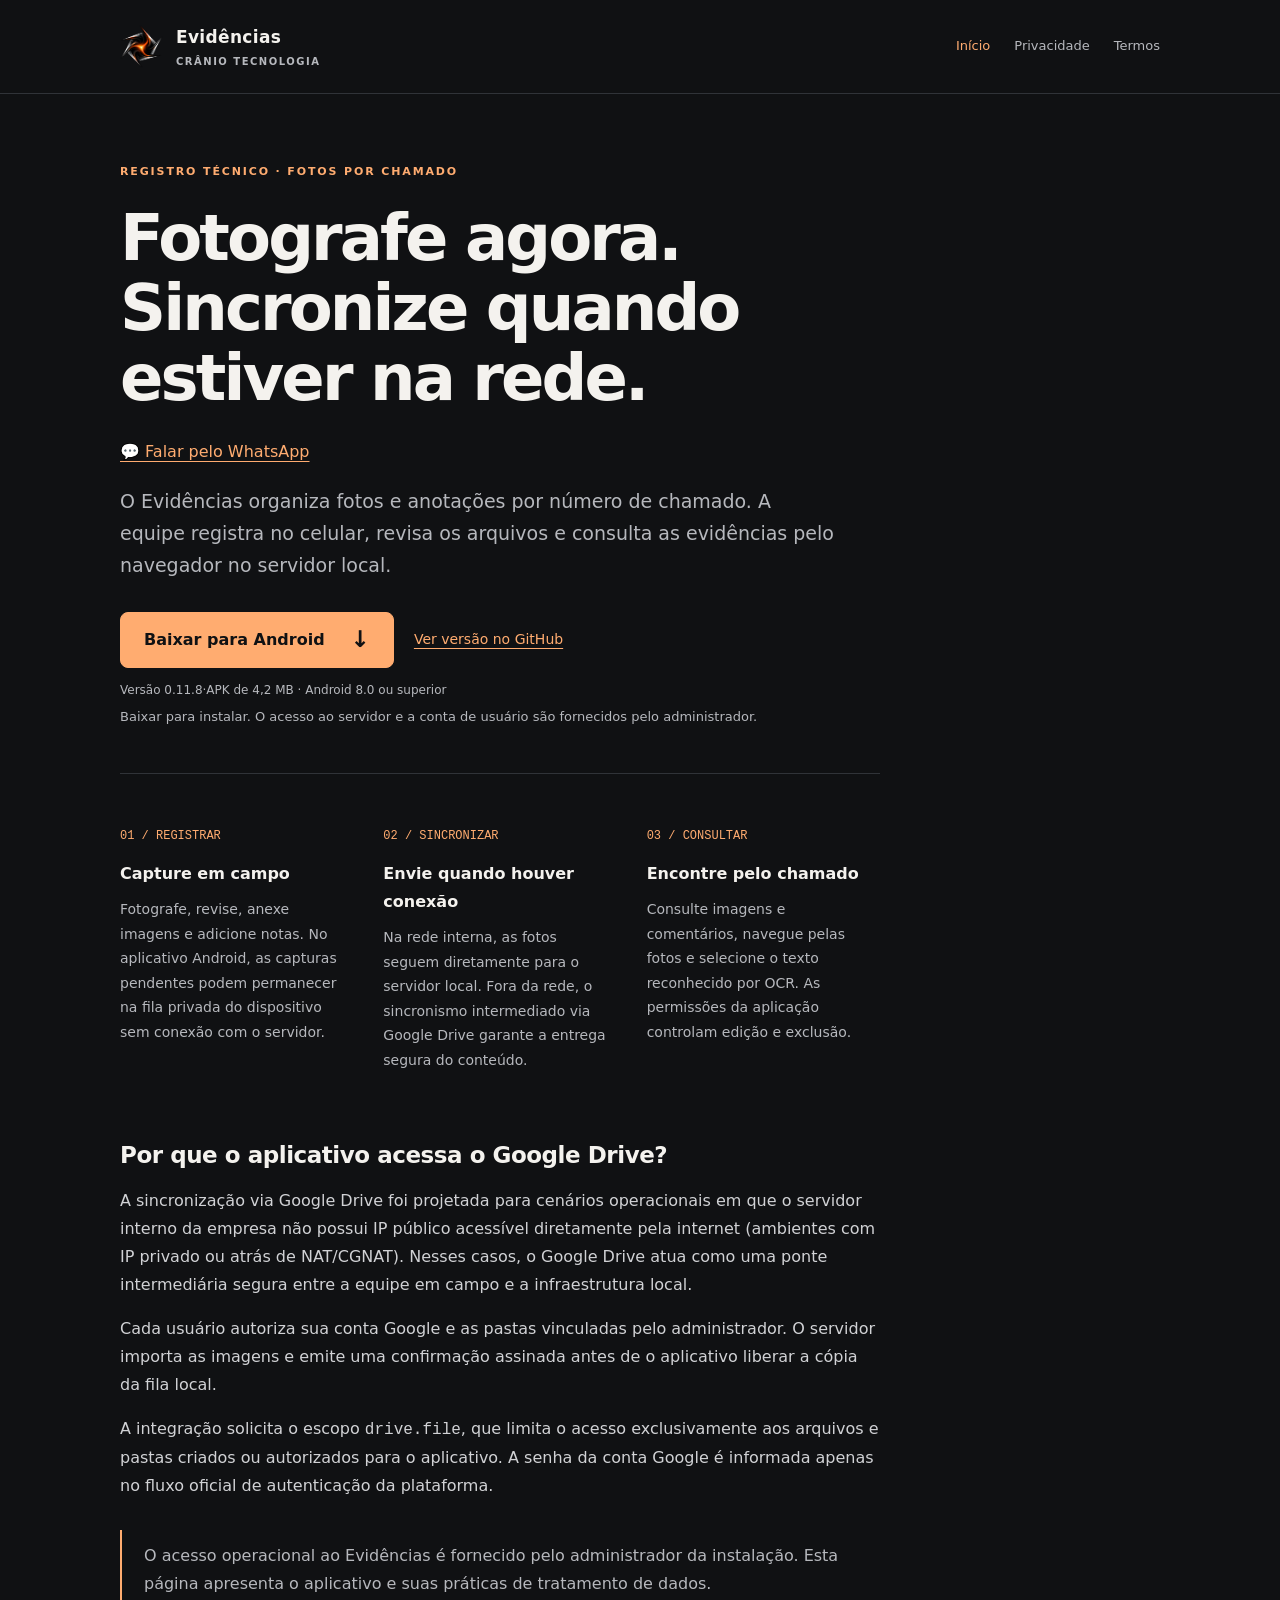
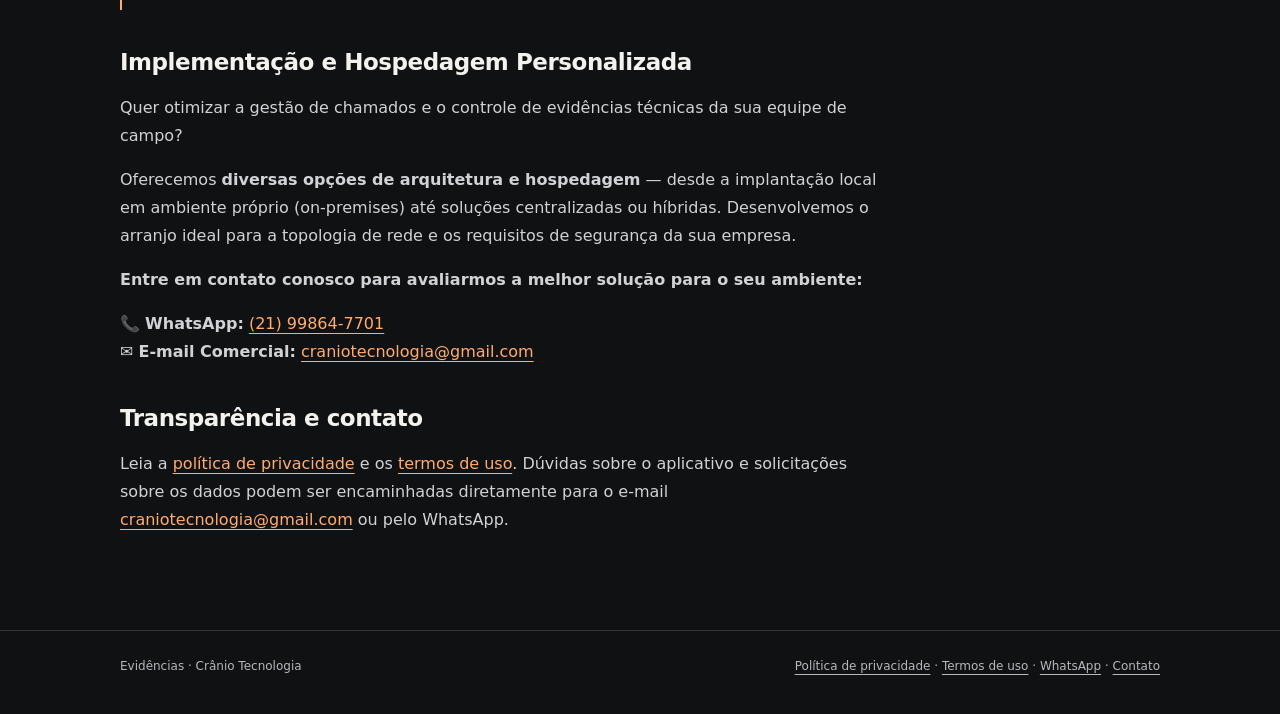
<file: index.html>
<!doctype html>
<html lang="pt-BR">
<head>
  <meta charset="UTF-8">
  <meta name="viewport" content="width=device-width,initial-scale=1">
  <title>Registro de evidências | Evidências — Crânio Tecnologia</title>
  <meta name="description" content="Evidências: registro de fotos por chamado, captura offline e sincronização com servidor local por rede interna ou Google Drive.">
  <link rel="canonical" href="https://craniotecnologia-lang.github.io/">
  <link rel="icon" href="logo.png">
  <link rel="stylesheet" href="style.css">
</head>
<body>
  <header>
    <div class="wrap top">
      <a class="brand" href="index.html">
        <img src="logo.png" width="43" height="43" alt="">
        <span>Evidências<small>Crânio Tecnologia</small></span>
      </a>
      <nav aria-label="Navegação principal">
        <a href="index.html" aria-current="page">Início</a>
        <a href="privacidade.html">Privacidade</a>
        <a href="termos.html">Termos</a>
      </nav>
    </div>
  </header>

  <main class="wrap">
    <div class="eyebrow">Registro técnico · fotos por chamado</div>
    <h1>Fotografe agora.<br>Sincronize quando estiver na rede.</h1>
    
    <!-- Botão do WhatsApp destacado no topo -->
    <div>
      <a class="btn-whatsapp-topo" href="https://wa.me/5521998647701" target="_blank" rel="noopener">
        💬 Falar pelo WhatsApp
      </a>
    </div>

    <p class="intro">O Evidências organiza fotos e anotações por número de chamado. A equipe registra no celular, revisa os arquivos e consulta as evidências pelo navegador no servidor local.</p>

    <section class="download-section" aria-label="Download do aplicativo Android">
      <div class="download-actions">
        <a class="download-button" href="https://github.com/craniotecnologia-lang/craniotecnologia-lang.github.io/releases/download/android-v0.11.8-queue1/evidencias-android-v0.11.8-queue1.apk">Baixar para Android <span aria-hidden="true">↓</span></a>
        <a class="repository-link" href="https://github.com/craniotecnologia-lang/craniotecnologia-lang.github.io/releases/tag/android-v0.11.8-queue1">Ver versão no GitHub</a>
      </div>
      <p class="download-details">Versão 0.11.8·APK de 4,2 MB · Android 8.0 ou superior</p>
      <p class="download-help">Baixar para instalar. O acesso ao servidor e a conta de usuário são fornecidos pelo administrador.</p>

</div>

    <hr class="rule">

    <section class="features" aria-label="Como funciona">
      <article>
        <span class="number">01 / REGISTRAR</span>
        <h3>Capture em campo</h3>
        <p>Fotografe, revise, anexe imagens e adicione notas. No aplicativo Android, as capturas pendentes podem permanecer na fila privada do dispositivo sem conexão com o servidor.</p>
      </article>
      <article>
        <span class="number">02 / SINCRONIZAR</span>
        <h3>Envie quando houver conexão</h3>
        <p>Na rede interna, as fotos seguem diretamente para o servidor local. Fora da rede, o sincronismo intermediado via Google Drive garante a entrega segura do conteúdo.</p>
      </article>
      <article>
        <span class="number">03 / CONSULTAR</span>
        <h3>Encontre pelo chamado</h3>
        <p>Consulte imagens e comentários, navegue pelas fotos e selecione o texto reconhecido por OCR. As permissões da aplicação controlam edição e exclusão.</p>
      </article>
    </section>

    <section class="document">
      <h2>Por que o aplicativo acessa o Google Drive?</h2>
      <p>A sincronização via Google Drive foi projetada para cenários operacionais em que o servidor interno da empresa não possui IP público acessível diretamente pela internet (ambientes com IP privado ou atrás de NAT/CGNAT). Nesses casos, o Google Drive atua como uma ponte intermediária segura entre a equipe em campo e a infraestrutura local.</p>
      <p>Cada usuário autoriza sua conta Google e as pastas vinculadas pelo administrador. O servidor importa as imagens e emite uma confirmação assinada antes de o aplicativo liberar a cópia da fila local.</p>
      <p>A integração solicita o escopo <code>drive.file</code>, que limita o acesso exclusivamente aos arquivos e pastas criados ou autorizados para o aplicativo. A senha da conta Google é informada apenas no fluxo oficial de autenticação da plataforma.</p>
      
      <div class="notice">
        O acesso operacional ao Evidências é fornecido pelo administrador da instalação. Esta página apresenta o aplicativo e suas práticas de tratamento de dados.
      </div>

      <h2>Implementação e Hospedagem Personalizada</h2>
      <p>Quer otimizar a gestão de chamados e o controle de evidências técnicas da sua equipe de campo?</p>
      <p>Oferecemos <strong>diversas opções de arquitetura e hospedagem</strong> — desde a implantação local em ambiente próprio (on-premises) até soluções centralizadas ou híbridas. Desenvolvemos o arranjo ideal para a topologia de rede e os requisitos de segurança da sua empresa.</p>
      <p><strong>Entre em contato conosco para avaliarmos a melhor solução para o seu ambiente:</strong></p>
      <p>
        📞 <strong>WhatsApp:</strong> <a href="https://wa.me/5521998647701" target="_blank" rel="noopener">(21) 99864-7701</a><br>
        ✉️ <strong>E-mail Comercial:</strong> <a href="mailto:craniotecnologia@gmail.com">craniotecnologia@gmail.com</a>
      </p>

      <h2>Transparência e contato</h2>
      <p>Leia a <a href="privacidade.html">política de privacidade</a> e os <a href="termos.html">termos de uso</a>. Dúvidas sobre o aplicativo e solicitações sobre os dados podem ser encaminhadas diretamente para o e-mail <a href="mailto:craniotecnologia@gmail.com">craniotecnologia@gmail.com</a> ou pelo WhatsApp.</p>
    </section>
  </main>

  <footer>
    <div class="wrap bottom">
      <span>Evidências · Crânio Tecnologia</span>
      <span>
        <a href="privacidade.html">Política de privacidade</a> · 
        <a href="termos.html">Termos de uso</a> · 
        <a href="https://wa.me/5521998647701" target="_blank" rel="noopener">WhatsApp</a> · 
        <a href="mailto:craniotecnologia@gmail.com">Contato</a>
      </span>
    </div>
  </footer>
</body>
</html>
</file>
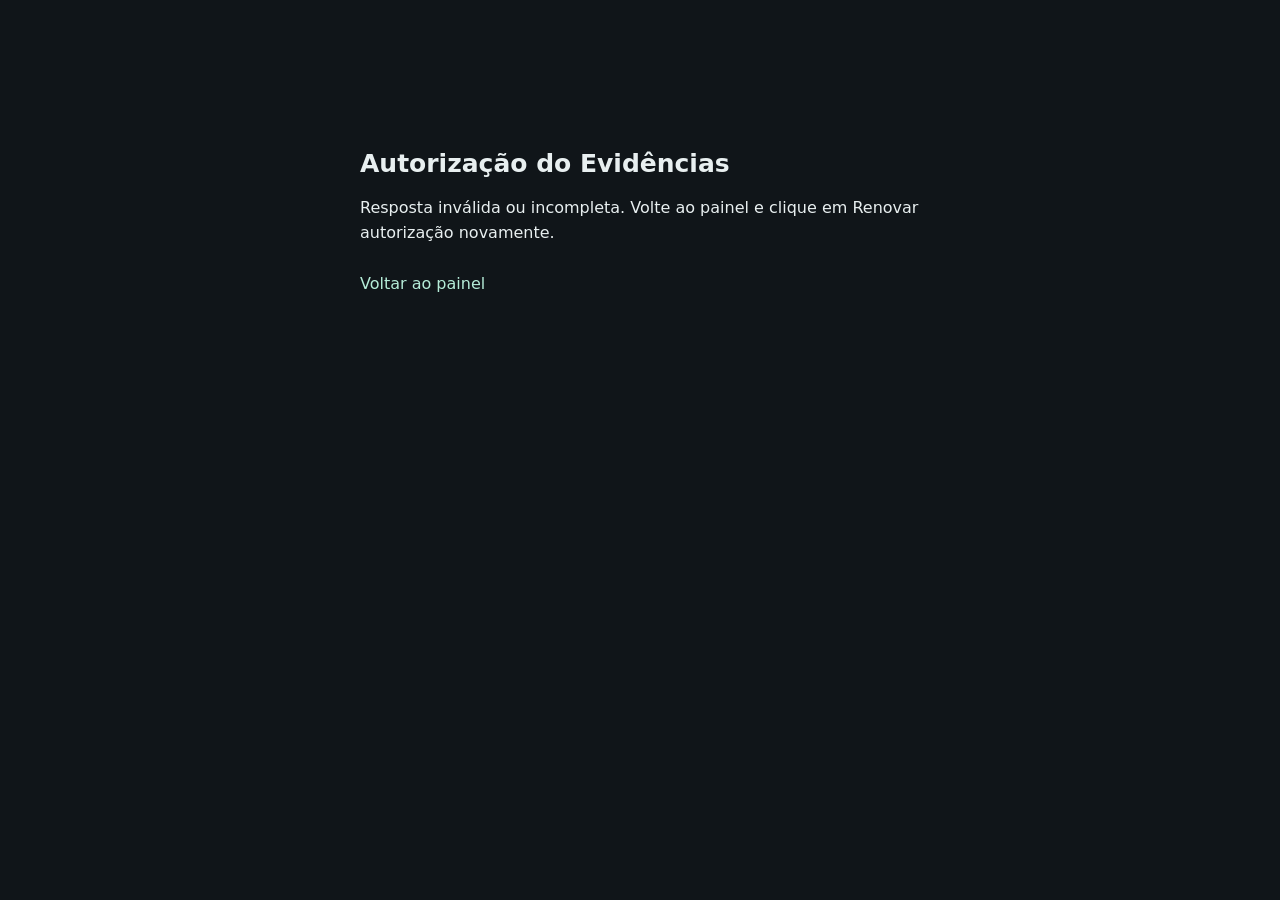
<file: oauth-callback.html>
<!doctype html>
<html lang="pt-BR"><head><meta charset="utf-8"><meta name="viewport" content="width=device-width,initial-scale=1"><meta name="referrer" content="no-referrer"><title>Autorizar Evidências</title>
<style>body{font:16px system-ui;background:#101519;color:#e8eff0;max-width:560px;margin:12vh auto;padding:24px}h1{font-size:25px}a,button{color:#b5ecd8}a{display:inline-block;padding:12px 0}p{line-height:1.6}</style></head><body><h1>Autorização do Evidências</h1><p id="status">Retornando ao painel do Ubuntu…</p><a id="back" hidden>Voltar ao painel</a>
<script>
'use strict';
(async()=>{
 const parameters=new URLSearchParams(location.search);history.replaceState(null,'',location.pathname);
 const state=parameters.get('state')||'',code=parameters.get('code')||'',error=parameters.get('error')||'';
 const status=document.getElementById('status'),back=document.getElementById('back');
 try{
  if(!state||state.length>2048||code.length>4096)throw Error();
  const bytes=Uint8Array.from(atob(state.replaceAll('-','+').replaceAll('_','/')),c=>c.charCodeAt(0));
  const info=JSON.parse(new TextDecoder().decode(bytes)),origin=new URL(info.o);
  if(origin.protocol!=='https:'||origin.username||origin.password||origin.origin!==info.o||typeof info.n!=='string'||info.n.length<32)throw Error();
  const response={type:'evidencias-oauth-browser',state,code,error:error.slice(0,100)};
  const encoded=btoa(String.fromCharCode(...new TextEncoder().encode(JSON.stringify(response)))).replaceAll('+','-').replaceAll('/','_').replaceAll('=','');
  const destination=origin.origin+'/#drive-auth='+encoded;
  back.href=destination;back.hidden=false;
  let confirmed=false;
  window.addEventListener('message',event=>{
   if(event.origin!==origin.origin||event.source!==window.opener||event.data?.state!==state)return;
   if(event.data.type==='evidencias-oauth-received'){confirmed=true;status.textContent='Resposta recebida pelo Ubuntu. Aguarde a confirmação no painel…';}
   if(event.data.type==='evidencias-oauth-complete'){confirmed=true;status.textContent='Autorização concluída. Volte ao painel.';window.close();}
  });
  try{window.opener?.postMessage(response,origin.origin);}catch{}
  // Também funciona quando o navegador separa a janela do Google da janela original.
  setTimeout(()=>{if(!confirmed)location.replace(destination);},1800);
 }catch{status.textContent='Resposta inválida ou incompleta. Volte ao painel e clique em Renovar autorização novamente.';}
})();
</script></body></html>
</file>
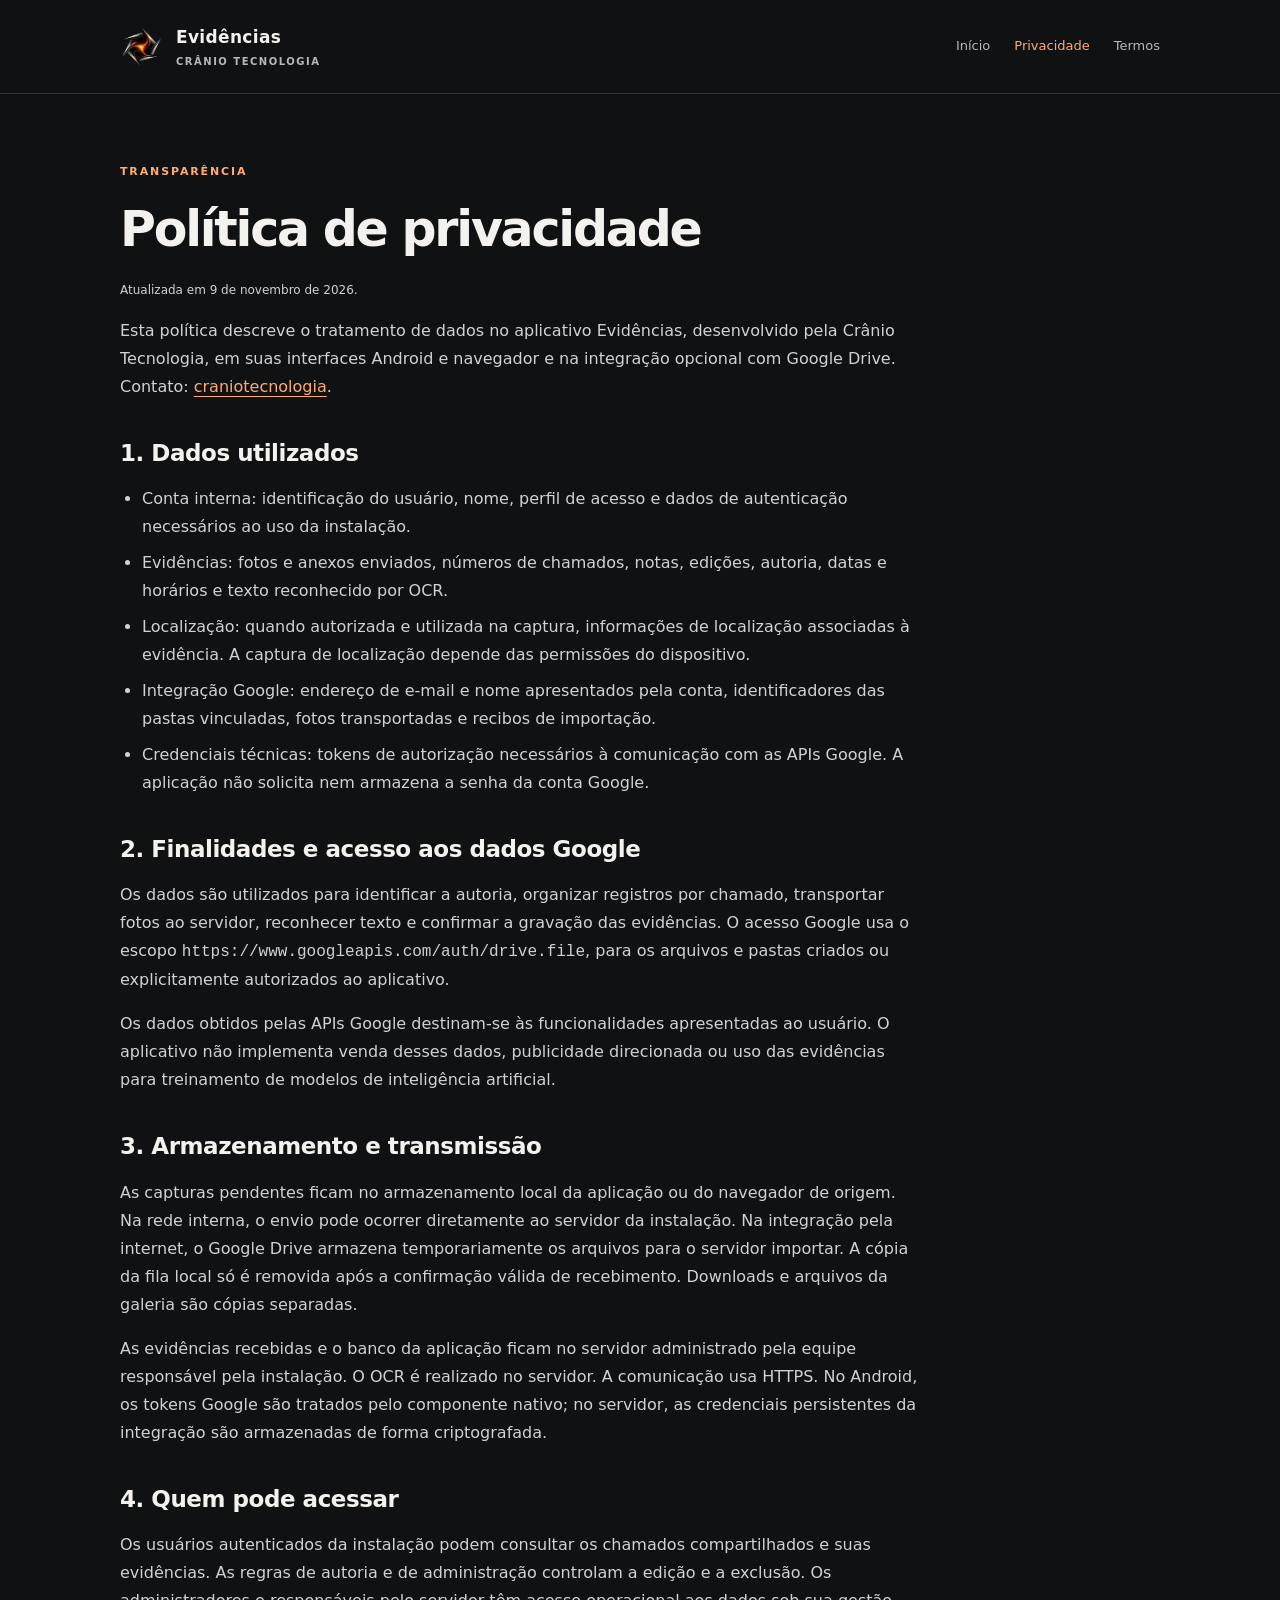
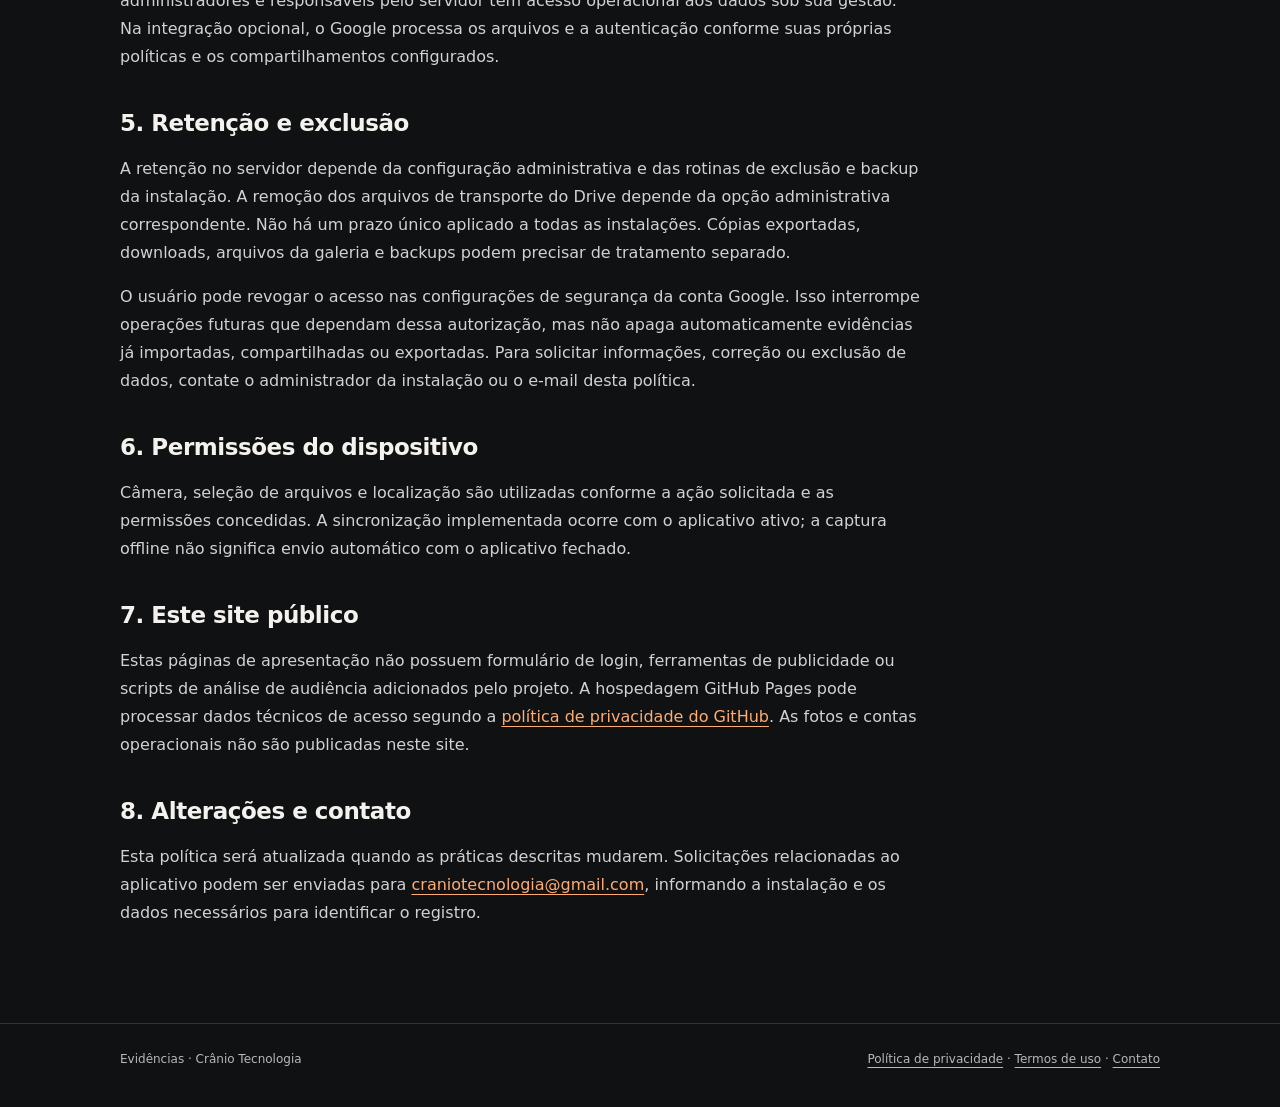
<file: privacidade.html>
<!doctype html>
<html lang="pt-BR"><head><meta charset="UTF-8"><meta name="viewport" content="width=device-width,initial-scale=1"><title>Política de privacidade | Evidências — Crânio Tecnologia</title><meta name="description" content="Evidências: registro de fotos por chamado, captura offline e sincronização com servidor local por rede interna ou Google Drive."><link rel="canonical" href="https://craniotecnologia-lang.github.io/privacidade.html"><link rel="icon" href="logo.png"><link rel="stylesheet" href="style.css"></head>
<body><header><div class="wrap top"><a class="brand" href="index.html"><img src="logo.png" width="43" height="43" alt=""><span>Evidências<small>Crânio Tecnologia</small></span></a><nav aria-label="Navegação principal"><a href="index.html">Início</a><a href="privacidade.html" aria-current="page">Privacidade</a><a href="termos.html">Termos</a></nav></div></header><main class="wrap"><article class="document"><div class="eyebrow">Transparência</div><h1>Política de privacidade</h1><p class="date">Atualizada em 9 de novembro de 2026.</p><p>Esta política descreve o tratamento de dados no aplicativo Evidências, desenvolvido pela Crânio Tecnologia, em suas interfaces Android e navegador e na integração opcional com Google Drive. Contato: <a href="mailto:craniotecnologia@gmail.com">craniotecnologia</a>.</p><h2>1. Dados utilizados</h2><ul><li>Conta interna: identificação do usuário, nome, perfil de acesso e dados de autenticação necessários ao uso da instalação.</li><li>Evidências: fotos e anexos enviados, números de chamados, notas, edições, autoria, datas e horários e texto reconhecido por OCR.</li><li>Localização: quando autorizada e utilizada na captura, informações de localização associadas à evidência. A captura de localização depende das permissões do dispositivo.</li><li>Integração Google: endereço de e-mail e nome apresentados pela conta, identificadores das pastas vinculadas, fotos transportadas e recibos de importação.</li><li>Credenciais técnicas: tokens de autorização necessários à comunicação com as APIs Google. A aplicação não solicita nem armazena a senha da conta Google.</li></ul><h2>2. Finalidades e acesso aos dados Google</h2><p>Os dados são utilizados para identificar a autoria, organizar registros por chamado, transportar fotos ao servidor, reconhecer texto e confirmar a gravação das evidências. O acesso Google usa o escopo <code>https://www.googleapis.com/auth/drive.file</code>, para os arquivos e pastas criados ou explicitamente autorizados ao aplicativo.</p><p>Os dados obtidos pelas APIs Google destinam-se às funcionalidades apresentadas ao usuário. O aplicativo não implementa venda desses dados, publicidade direcionada ou uso das evidências para treinamento de modelos de inteligência artificial.</p><h2>3. Armazenamento e transmissão</h2><p>As capturas pendentes ficam no armazenamento local da aplicação ou do navegador de origem. Na rede interna, o envio pode ocorrer diretamente ao servidor da instalação. Na integração pela internet, o Google Drive armazena temporariamente os arquivos para o servidor importar. A cópia da fila local só é removida após a confirmação válida de recebimento. Downloads e arquivos da galeria são cópias separadas.</p><p>As evidências recebidas e o banco da aplicação ficam no servidor administrado pela equipe responsável pela instalação. O OCR é realizado no servidor. A comunicação usa HTTPS. No Android, os tokens Google são tratados pelo componente nativo; no servidor, as credenciais persistentes da integração são armazenadas de forma criptografada.</p><h2>4. Quem pode acessar</h2><p>Os usuários autenticados da instalação podem consultar os chamados compartilhados e suas evidências. As regras de autoria e de administração controlam a edição e a exclusão. Os administradores e responsáveis pelo servidor têm acesso operacional aos dados sob sua gestão. Na integração opcional, o Google processa os arquivos e a autenticação conforme suas próprias políticas e os compartilhamentos configurados.</p><h2>5. Retenção e exclusão</h2><p>A retenção no servidor depende da configuração administrativa e das rotinas de exclusão e backup da instalação. A remoção dos arquivos de transporte do Drive depende da opção administrativa correspondente. Não há um prazo único aplicado a todas as instalações. Cópias exportadas, downloads, arquivos da galeria e backups podem precisar de tratamento separado.</p><p>O usuário pode revogar o acesso nas configurações de segurança da conta Google. Isso interrompe operações futuras que dependam dessa autorização, mas não apaga automaticamente evidências já importadas, compartilhadas ou exportadas. Para solicitar informações, correção ou exclusão de dados, contate o administrador da instalação ou o e-mail desta política.</p><h2>6. Permissões do dispositivo</h2><p>Câmera, seleção de arquivos e localização são utilizadas conforme a ação solicitada e as permissões concedidas. A sincronização implementada ocorre com o aplicativo ativo; a captura offline não significa envio automático com o aplicativo fechado.</p><h2>7. Este site público</h2><p>Estas páginas de apresentação não possuem formulário de login, ferramentas de publicidade ou scripts de análise de audiência adicionados pelo projeto. A hospedagem GitHub Pages pode processar dados técnicos de acesso segundo a <a href="https://docs.github.com/en/site-policy/privacy-policies/github-general-privacy-statement">política de privacidade do GitHub</a>. As fotos e contas operacionais não são publicadas neste site.</p><h2>8. Alterações e contato</h2><p>Esta política será atualizada quando as práticas descritas mudarem. Solicitações relacionadas ao aplicativo podem ser enviadas para <a href="mailto:craniotecnologia@gmail.com">craniotecnologia@gmail.com</a>, informando a instalação e os dados necessários para identificar o registro.</p></article></main><footer><div class="wrap bottom"><span>Evidências · Crânio Tecnologia</span><span><a href="privacidade.html">Política de privacidade</a> · <a href="termos.html">Termos de uso</a> · <a href="mailto:craniotecnologia@gmail.com">Contato</a></span></div></footer></body></html>
</file>
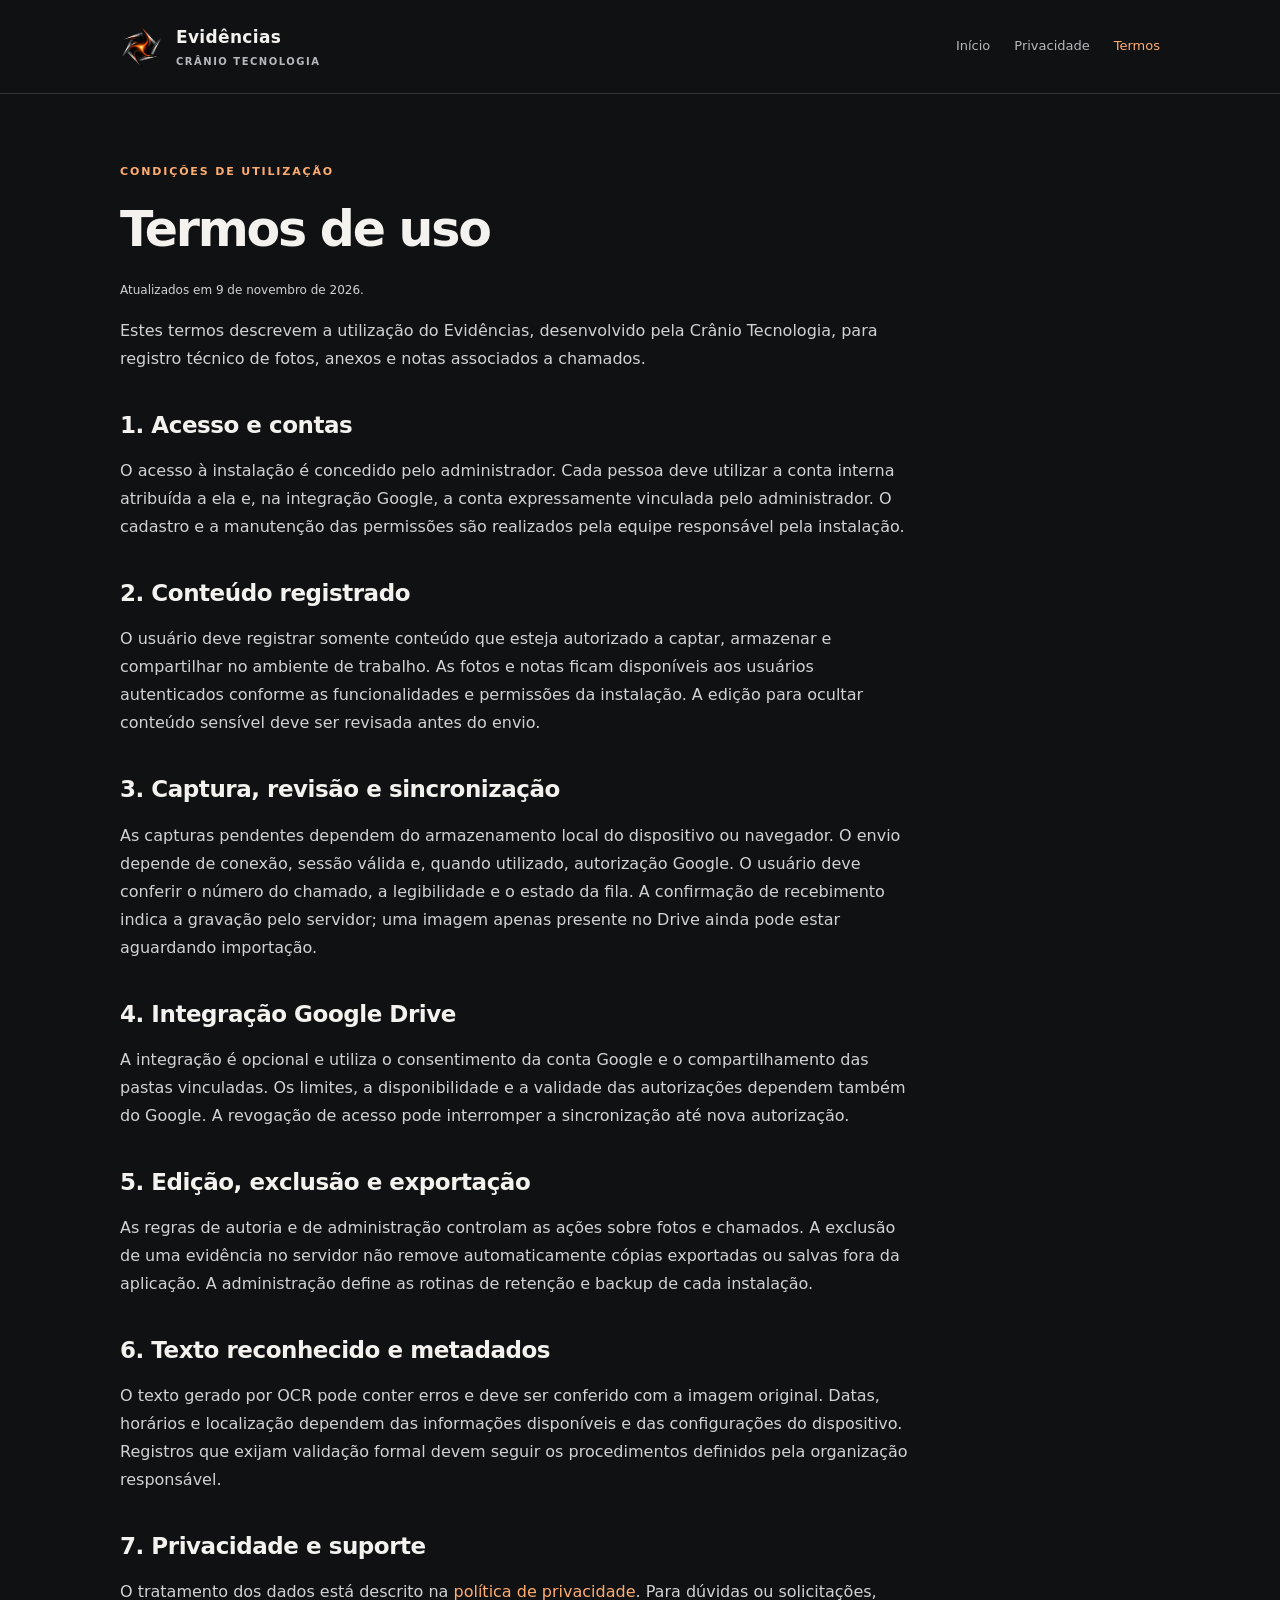
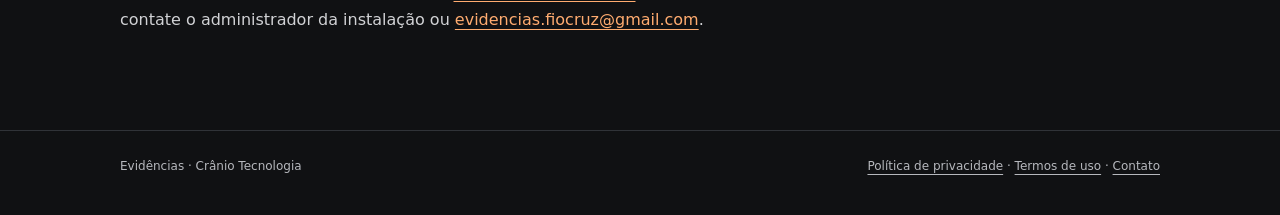
<file: termos.html>
<!doctype html>
<html lang="pt-BR"><head><meta charset="UTF-8"><meta name="viewport" content="width=device-width,initial-scale=1"><title>Termos de uso | Evidências — Crânio Tecnologia</title><meta name="description" content="Evidências: registro de fotos por chamado, captura offline e sincronização com servidor local por rede interna ou Google Drive."><link rel="canonical" href="https://craniotecnologia-lang.github.io/termos.html"><link rel="icon" href="logo.png"><link rel="stylesheet" href="style.css"></head>
<body><header><div class="wrap top"><a class="brand" href="index.html"><img src="logo.png" width="43" height="43" alt=""><span>Evidências<small>Crânio Tecnologia</small></span></a><nav aria-label="Navegação principal"><a href="index.html">Início</a><a href="privacidade.html">Privacidade</a><a href="termos.html" aria-current="page">Termos</a></nav></div></header><main class="wrap"><article class="document"><div class="eyebrow">Condições de utilização</div><h1>Termos de uso</h1><p class="date">Atualizados em 9 de novembro de 2026.</p><p>Estes termos descrevem a utilização do Evidências, desenvolvido pela Crânio Tecnologia, para registro técnico de fotos, anexos e notas associados a chamados.</p><h2>1. Acesso e contas</h2><p>O acesso à instalação é concedido pelo administrador. Cada pessoa deve utilizar a conta interna atribuída a ela e, na integração Google, a conta expressamente vinculada pelo administrador. O cadastro e a manutenção das permissões são realizados pela equipe responsável pela instalação.</p><h2>2. Conteúdo registrado</h2><p>O usuário deve registrar somente conteúdo que esteja autorizado a captar, armazenar e compartilhar no ambiente de trabalho. As fotos e notas ficam disponíveis aos usuários autenticados conforme as funcionalidades e permissões da instalação. A edição para ocultar conteúdo sensível deve ser revisada antes do envio.</p><h2>3. Captura, revisão e sincronização</h2><p>As capturas pendentes dependem do armazenamento local do dispositivo ou navegador. O envio depende de conexão, sessão válida e, quando utilizado, autorização Google. O usuário deve conferir o número do chamado, a legibilidade e o estado da fila. A confirmação de recebimento indica a gravação pelo servidor; uma imagem apenas presente no Drive ainda pode estar aguardando importação.</p><h2>4. Integração Google Drive</h2><p>A integração é opcional e utiliza o consentimento da conta Google e o compartilhamento das pastas vinculadas. Os limites, a disponibilidade e a validade das autorizações dependem também do Google. A revogação de acesso pode interromper a sincronização até nova autorização.</p><h2>5. Edição, exclusão e exportação</h2><p>As regras de autoria e de administração controlam as ações sobre fotos e chamados. A exclusão de uma evidência no servidor não remove automaticamente cópias exportadas ou salvas fora da aplicação. A administração define as rotinas de retenção e backup de cada instalação.</p><h2>6. Texto reconhecido e metadados</h2><p>O texto gerado por OCR pode conter erros e deve ser conferido com a imagem original. Datas, horários e localização dependem das informações disponíveis e das configurações do dispositivo. Registros que exijam validação formal devem seguir os procedimentos definidos pela organização responsável.</p><h2>7. Privacidade e suporte</h2><p>O tratamento dos dados está descrito na <a href="privacidade.html">política de privacidade</a>. Para dúvidas ou solicitações, contate o administrador da instalação ou <a href="mailto:evidencias.fiocruz@gmail.com">evidencias.fiocruz@gmail.com</a>.</p></article></main><footer><div class="wrap bottom"><span>Evidências · Crânio Tecnologia</span><span><a href="privacidade.html">Política de privacidade</a> · <a href="termos.html">Termos de uso</a> · <a href="mailto:evidencias.fiocruz@gmail.com">Contato</a></span></div></footer></body></html>
</file>
<file: style.css>
@charset "UTF-8";
:root{color-scheme:dark;--bg:#101113;--panel:#191b1e;--text:#f4f2ee;--muted:#b6b8bd;--line:#303338;--accent:#ffac70}*{box-sizing:border-box}html{scroll-behavior:smooth}body{margin:0;background:var(--bg);color:var(--text);font:16px/1.75 system-ui,-apple-system,BlinkMacSystemFont,"Segoe UI",sans-serif}a{color:var(--accent);text-underline-offset:4px}a:hover{color:#fff}a:focus-visible{outline:2px solid var(--accent);outline-offset:5px}.wrap{width:min(1040px,calc(100% - 44px));margin:auto}header{border-bottom:1px solid var(--line)}.top{display:flex;align-items:center;justify-content:space-between;gap:24px;padding:23px 0;flex-wrap:wrap}.brand{display:flex;align-items:center;gap:13px;color:var(--text);text-decoration:none;font-size:17px;font-weight:650;letter-spacing:.02em}.brand img{width:43px;height:43px;object-fit:contain}.brand small{display:block;color:var(--muted);font-size:10px;letter-spacing:.15em;text-transform:uppercase}nav{display:flex;gap:24px;flex-wrap:wrap}nav a{color:var(--muted);font-size:13px;text-decoration:none}nav a[aria-current=page]{color:var(--accent)}main{padding:68px 0 80px}.eyebrow{color:var(--accent);font-size:11px;letter-spacing:.17em;text-transform:uppercase;font-weight:650}h1{font-size:clamp(36px,6vw,64px);line-height:1.1;letter-spacing:-.045em;font-weight:600;margin:21px 0 24px;max-width:850px}h2{font-size:23px;line-height:1.35;letter-spacing:-.02em;margin:37px 0 13px}h3{font-size:16px;margin:0 0 9px}.intro{font-size:19px;line-height:1.7;max-width:720px;color:var(--muted)}.rule{margin:46px 0;border:0;border-top:1px solid var(--line)}.features{display:grid;grid-template-columns:repeat(3,1fr);gap:30px;padding:9px 0 31px}.number{font:12px ui-monospace,monospace;color:var(--accent);display:block;margin-bottom:17px}.features p{color:var(--muted);font-size:14px;margin:0}.notice{border-left:2px solid var(--accent);padding:12px 0 12px 22px;margin:30px 0;color:var(--muted);max-width:800px}.document{max-width:800px}.document h1{font-size:clamp(34px,5vw,49px)}.document p,.document li{color:#d1d2d5}.date{font-size:12px;color:var(--muted)}ul{padding-left:22px}li{margin:8px 0}footer{border-top:1px solid var(--line);padding:25px 0 38px;color:var(--muted);font-size:12px}.bottom{display:flex;justify-content:space-between;gap:20px;flex-wrap:wrap}footer a{color:var(--muted)}@media(max-width:620px){main{padding:42px 0 56px}.features{grid-template-columns:1fr;gap:25px}.top{gap:17px}nav{gap:18px}h1{font-size:40px}.intro{font-size:17px}.wrap{width:calc(100% - 36px)}}@media(prefers-reduced-motion:reduce){html{scroll-behavior:auto}}

.download-section{margin:30px 0 0;max-width:760px}.download-actions{display:flex;align-items:center;gap:20px;flex-wrap:wrap}.download-button{display:inline-flex;align-items:center;justify-content:center;gap:26px;padding:13px 23px;min-height:48px;border:1px solid var(--accent);border-radius:8px;background:var(--accent);color:var(--bg);font-size:16px;font-weight:700;text-decoration:none}.download-button:hover{background:#ffc59b;border-color:#ffc59b;color:var(--bg)}.download-button span{font-size:23px;line-height:1}.repository-link{font-size:14px}.download-details{font-size:12px;color:var(--muted);margin:12px 0 5px}.download-help{font-size:13px;line-height:1.65;color:var(--muted);margin:0;max-width:680px}@media(max-width:420px){.download-button{width:100%}.download-actions{gap:12px}}
</file>
